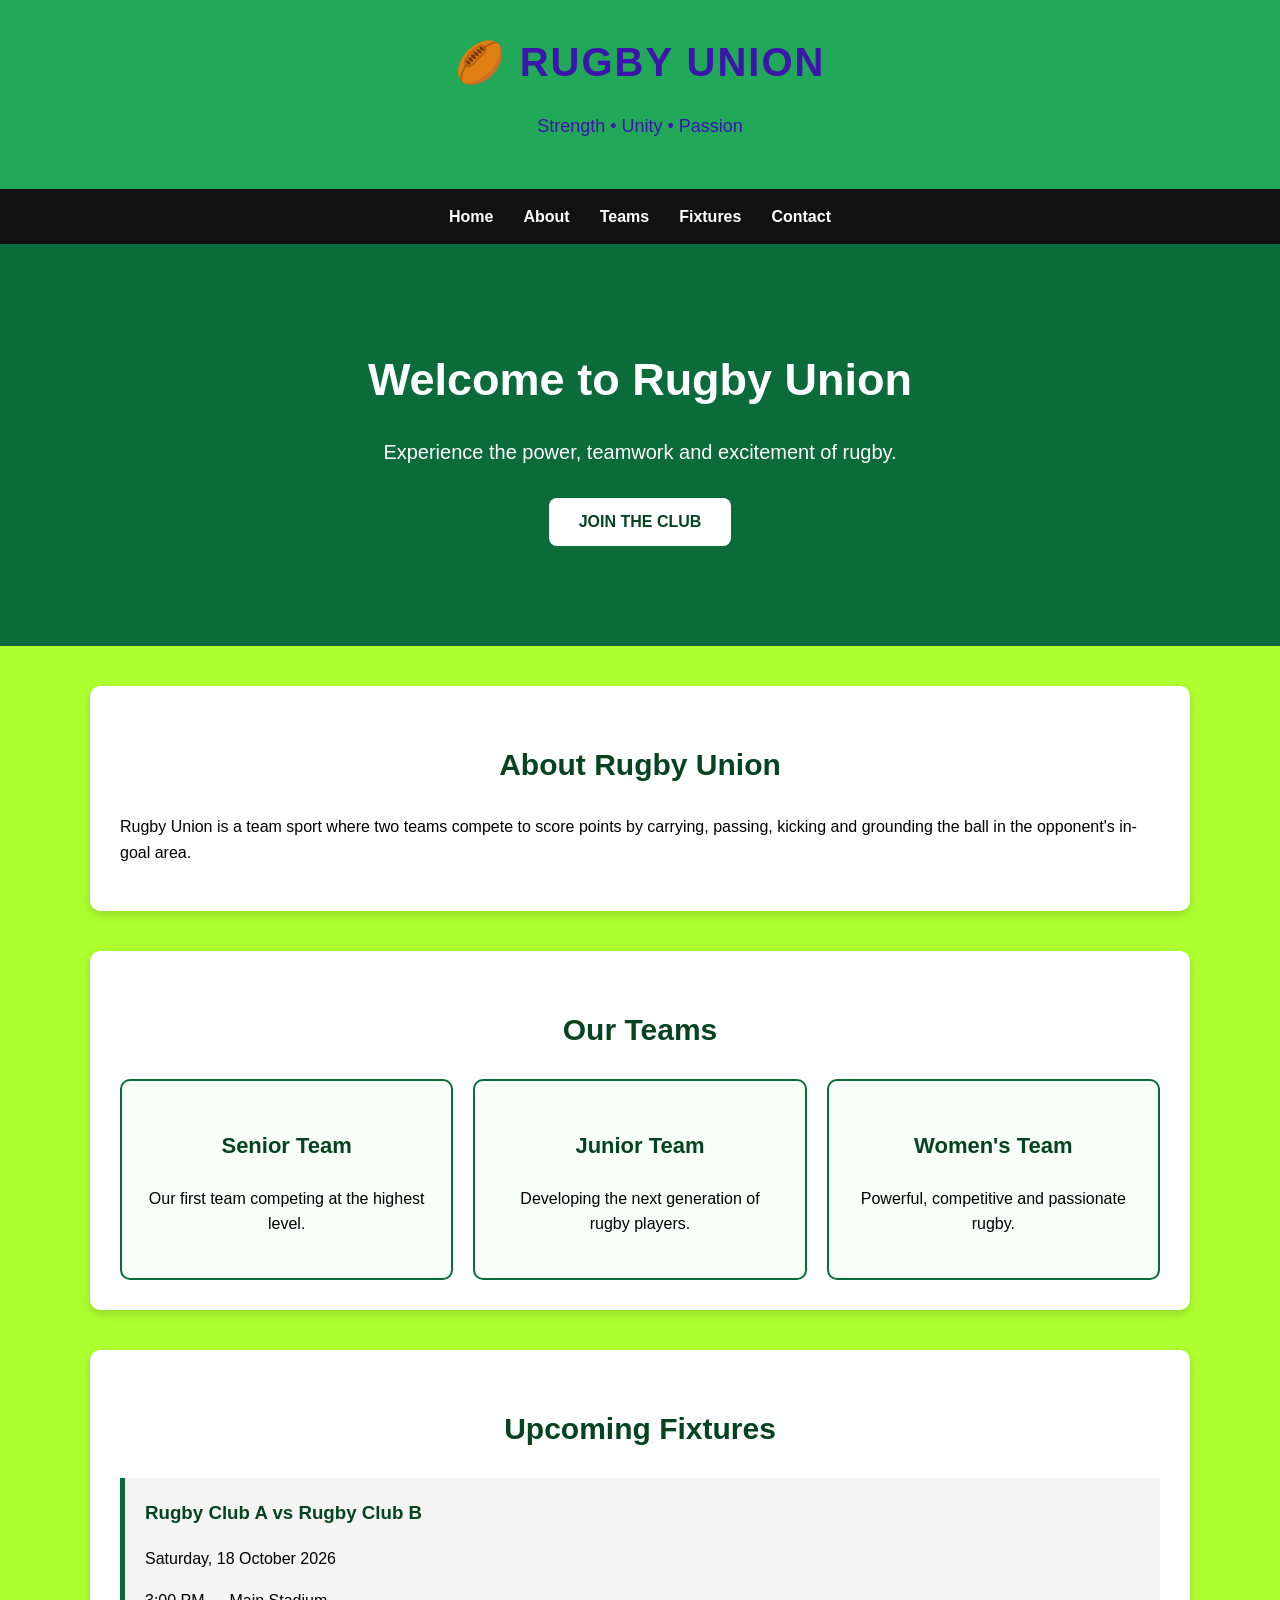
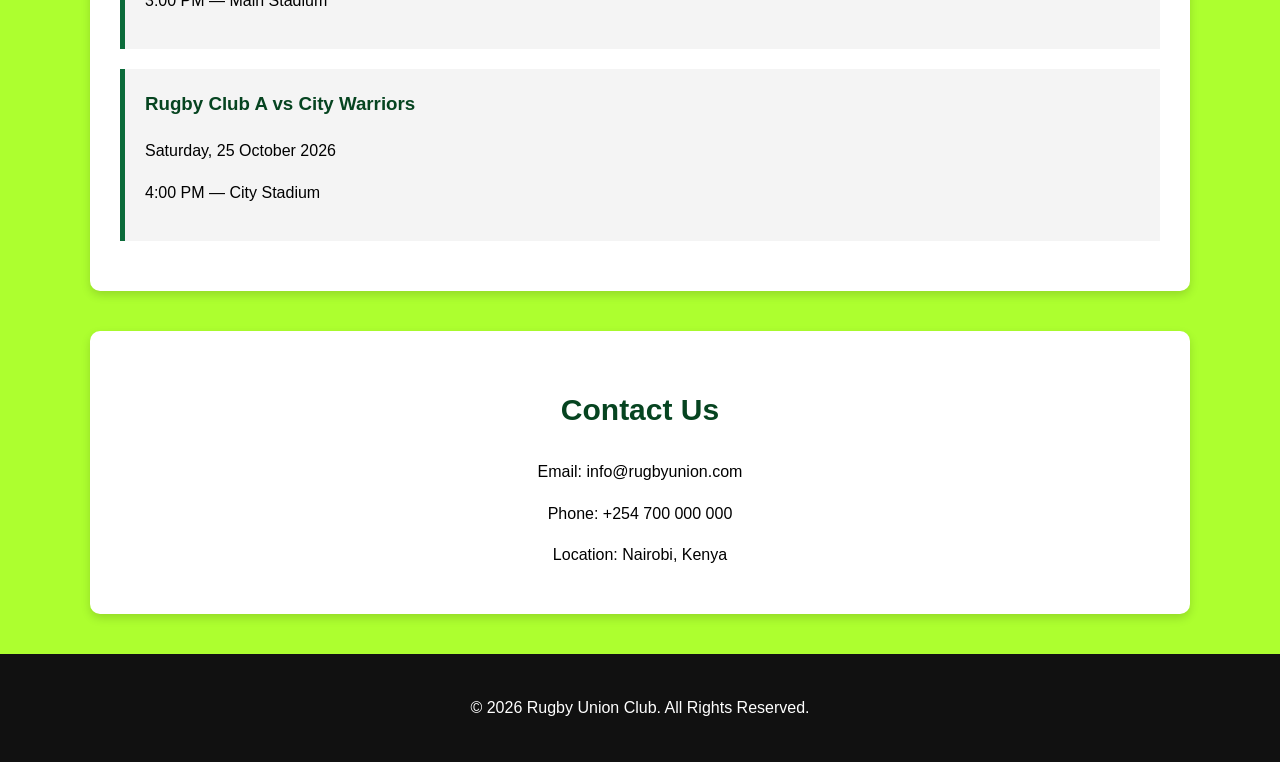
<file: index.html>
<!DOCTYPE html>
<html lang="en">
<head>
    <meta charset="UTF-8">
    <meta name="viewport" content="width=device-width, initial-scale=1.0">
    <title>Rugby Union Club</title>

    <!-- Separate CSS file -->
    <link rel="stylesheet" href="style.css">
</head>

<body>

    <!-- Header -->
    <header class="header">
        <h1>🏉 RUGBY UNION</h1>
        <p>Strength • Unity • Passion</p>
    </header>

    <!-- Navigation -->
    <nav class="navbar">
        <a href="#home">Home</a>
        <a href="#about">About</a>
        <a href="#teams">Teams</a>
        <a href="#fixtures">Fixtures</a>
        <a href="#contact">Contact</a>
    </nav>

    <!-- Hero Section -->
    <section id="home" class="hero">
        <h2>Welcome to Rugby Union</h2>
        <p>
            Experience the power, teamwork and excitement of rugby.
        </p>
        <button>JOIN THE CLUB</button>
    </section>

    <!-- About -->
    <section id="about" class="section">
        <h2>About Rugby Union</h2>
        <p>
            Rugby Union is a team sport where two teams compete to score
            points by carrying, passing, kicking and grounding the ball
            in the opponent's in-goal area.
        </p>
    </section>

    <!-- Teams -->
    <section id="teams" class="section">
        <h2>Our Teams</h2>

        <div class="teams">

            <div class="team-card">
                <h3>Senior Team</h3>
                <p>Our first team competing at the highest level.</p>
            </div>

            <div class="team-card">
                <h3>Junior Team</h3>
                <p>Developing the next generation of rugby players.</p>
            </div>

            <div class="team-card">
                <h3>Women's Team</h3>
                <p>Powerful, competitive and passionate rugby.</p>
            </div>

        </div>
    </section>

    <!-- Fixtures -->
    <section id="fixtures" class="section">
        <h2>Upcoming Fixtures</h2>

        <div class="fixture">
            <h3>Rugby Club A vs Rugby Club B</h3>
            <p>Saturday, 18 October 2026</p>
            <p>3:00 PM — Main Stadium</p>
        </div>

        <div class="fixture">
            <h3>Rugby Club A vs City Warriors</h3>
            <p>Saturday, 25 October 2026</p>
            <p>4:00 PM — City Stadium</p>
        </div>
    </section>

    <!-- Contact -->
    <section id="contact" class="section contact">
        <h2>Contact Us</h2>

        <p>Email: info@rugbyunion.com</p>
        <p>Phone: +254 700 000 000</p>
        <p>Location: Nairobi, Kenya</p>
    </section>

    <!-- Footer -->
    <footer>
        <p>&copy; 2026 Rugby Union Club. All Rights Reserved.</p>
    </footer>

</body>
</html>
<link rel="stylesheet" href="style.css">
</file>
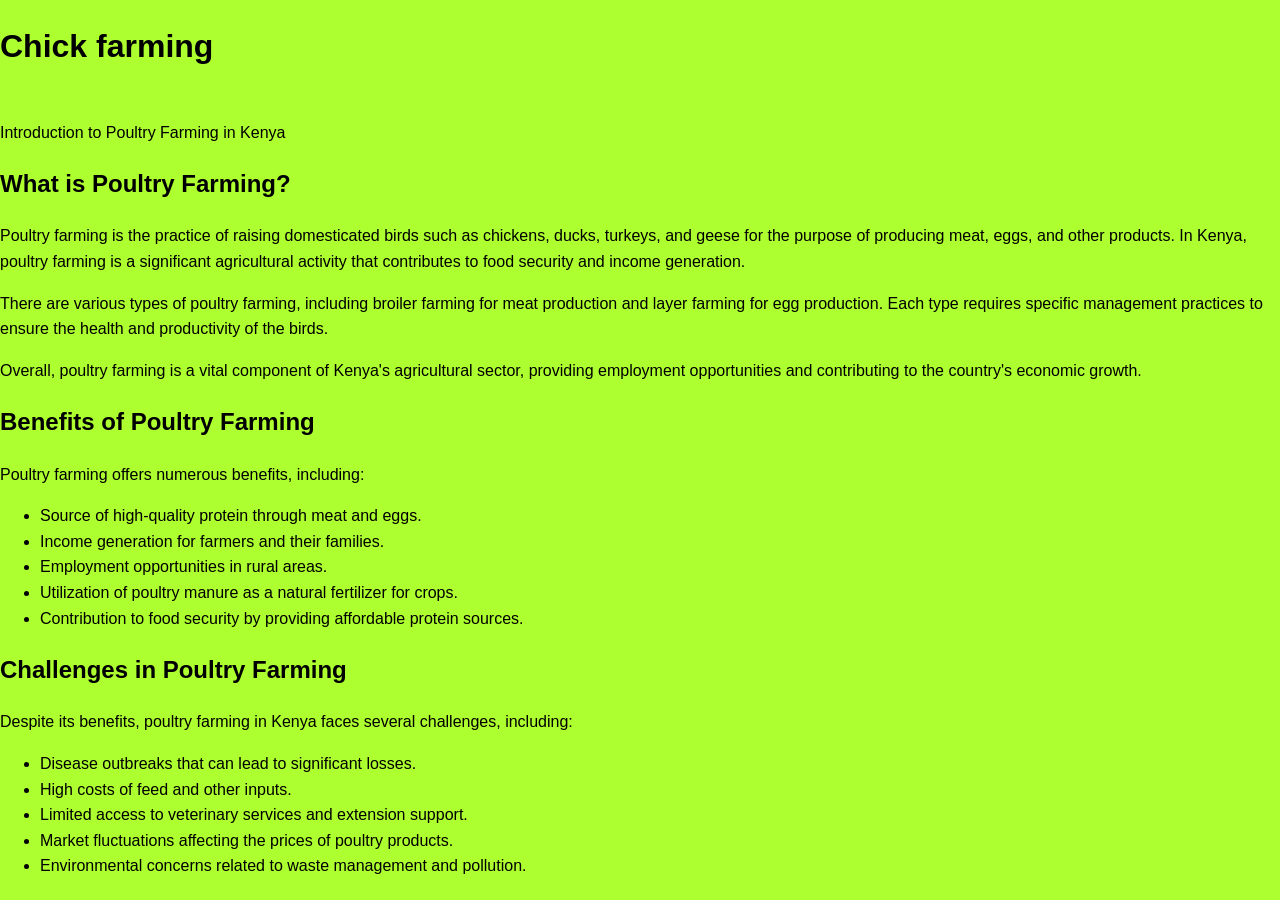
<file: chick.html>
<!DOCTYPE html>
<html lang="en">
<head>
    <meta charset="UTF-8">
    <meta name="viewport" content="width=device-width, initial-scale=1.0">
    <title><h1>Chick farming</h1></title>
    <link rel="stylesheet" href="style.css">
</head>
<body>
  <h1>Chick farming</h1>

<br>Introduction to Poultry Farming in Kenya</br>
<section1>
  <h2>What is Poultry Farming?</h2>
  <p>Poultry farming is the practice of raising domesticated birds such as chickens, ducks, turkeys, and geese for the purpose of producing meat, eggs, and other products. In Kenya, poultry farming is a significant agricultural activity that contributes to food security and income generation.</p>
  <p>There are various types of poultry farming, including broiler farming for meat production and layer farming for egg production. Each type requires specific management practices to ensure the health and productivity of the birds.</p>
  <p>Overall, poultry farming is a vital component of Kenya's agricultural sector, providing employment opportunities and contributing to the country's economic growth.</p>
</section1>
<section2>
    <h2>Benefits of Poultry Farming</h2>
    <p>Poultry farming offers numerous benefits, including:</p>
    <ul>
        <li>Source of high-quality protein through meat and eggs.</li>
        <li>Income generation for farmers and their families.</li>
        <li>Employment opportunities in rural areas.</li>
        <li>Utilization of poultry manure as a natural fertilizer for crops.</li>
        <li>Contribution to food security by providing affordable protein sources.</li>
    </ul>
</section2>
<section3>
    <h2><section>Challenges in Poultry Farming</h2><section
    <p>Despite its benefits, poultry farming in Kenya faces several challenges, including:</p>
    <ul>
        <li>Disease outbreaks that can lead to significant losses.</li>
        <li>High costs of feed and other inputs.</li>
        <li>Limited access to veterinary services and extension support.</li>
        <li>Market fluctuations affecting the prices of poultry products.</li>
        <li>Environmental concerns related to waste management and pollution.</li>
    </ul>
  
    
</body>
</html>
</file>
<file: style.css>
/* General page styling */

* {
    box-sizing: border-box;
}

body {
    margin: 0;
    padding: 0;
    font-family: Arial, sans-serif;
    color: greendark;
    background-color: greenyellow;
    line-height: 1.6;
}

/* Header */

.header {
    background-color: #21a859;
    color: rgb(61, 20, 172);
    text-align: center;
    padding: 30px;
}

.header h1 {
    font-size: 40px;
    margin: 0;
    font-weight: bold;
    letter-spacing: 2px;
}

.header p {
    font-size: 18px;
}

/* Navigation */

.navbar {
    background-color: #111;
    display: flex;
    justify-content: center;
    align-items: center;
    gap: 30px;
    padding: 15px;
}

.navbar a {
    color: white;
    text-decoration: none;
    font-weight: bold;
}

.navbar a:hover {
    opacity: 0.7;
}

/* Hero */

.hero {
    background-color: #0b6b3a;
    color: white;
    text-align: center;
    padding: 100px 20px;
}

.hero h2 {
    font-size: 45px;
    margin: 0 0 15px 0;
}

.hero p {
    font-size: 20px;
    margin-bottom: 30px;
}

.hero button {
    padding: 15px 30px;
    border: none;
    border-radius: 8px;
    background-color: white;
    color: #064420;
    font-weight: bold;
    font-size: 16px;
    cursor: pointer;
}

.hero button:hover {
    opacity: 0.8;
}

/* Sections */

.section {
    width: 90%;
    max-width: 1100px;
    margin: 40px auto;
    padding: 30px;
    background-color: white;
    border-radius: 10px;
    box-shadow: 0 4px 10px rgba(0, 0, 0, 0.15);
}

.section h2 {
    text-align: center;
    color: #064420;
    font-size: 30px;
    margin-bottom: 25px;
}

/* Teams */

.teams {
    display: flex;
    justify-content: center;
    align-items: stretch;
    gap: 20px;
}

.team-card {
    width: 33.33%;
    padding: 25px;
    border: 2px solid #0b6b3a;
    border-radius: 10px;
    text-align: center;
    background-color: #f8fff9;
}

.team-card h3 {
    color: #064420;
    font-size: 22px;
}

/* Fixtures */

.fixture {
    margin: 20px 0;
    padding: 20px;
    border-left: 5px solid #0b6b3a;
    background-color: #f4f4f4;
}

.fixture h3 {
    margin-top: 0;
    color: #064420;
}

/* Contact */

.contact {
    text-align: center;
}

/* Footer */

footer {
    background-color: #111;
    color: white;
    text-align: center;
    padding: 25px;
}

/* Responsive design */

@media (max-width: 700px) {

    .navbar {
        flex-direction: column;
        gap: 10px;
    }

    .hero h2 {
        font-size: 32px;
    }

    .teams {
        flex-direction: column;
    }

    .team-card {
        width: 100%;
    }
}
</file>
